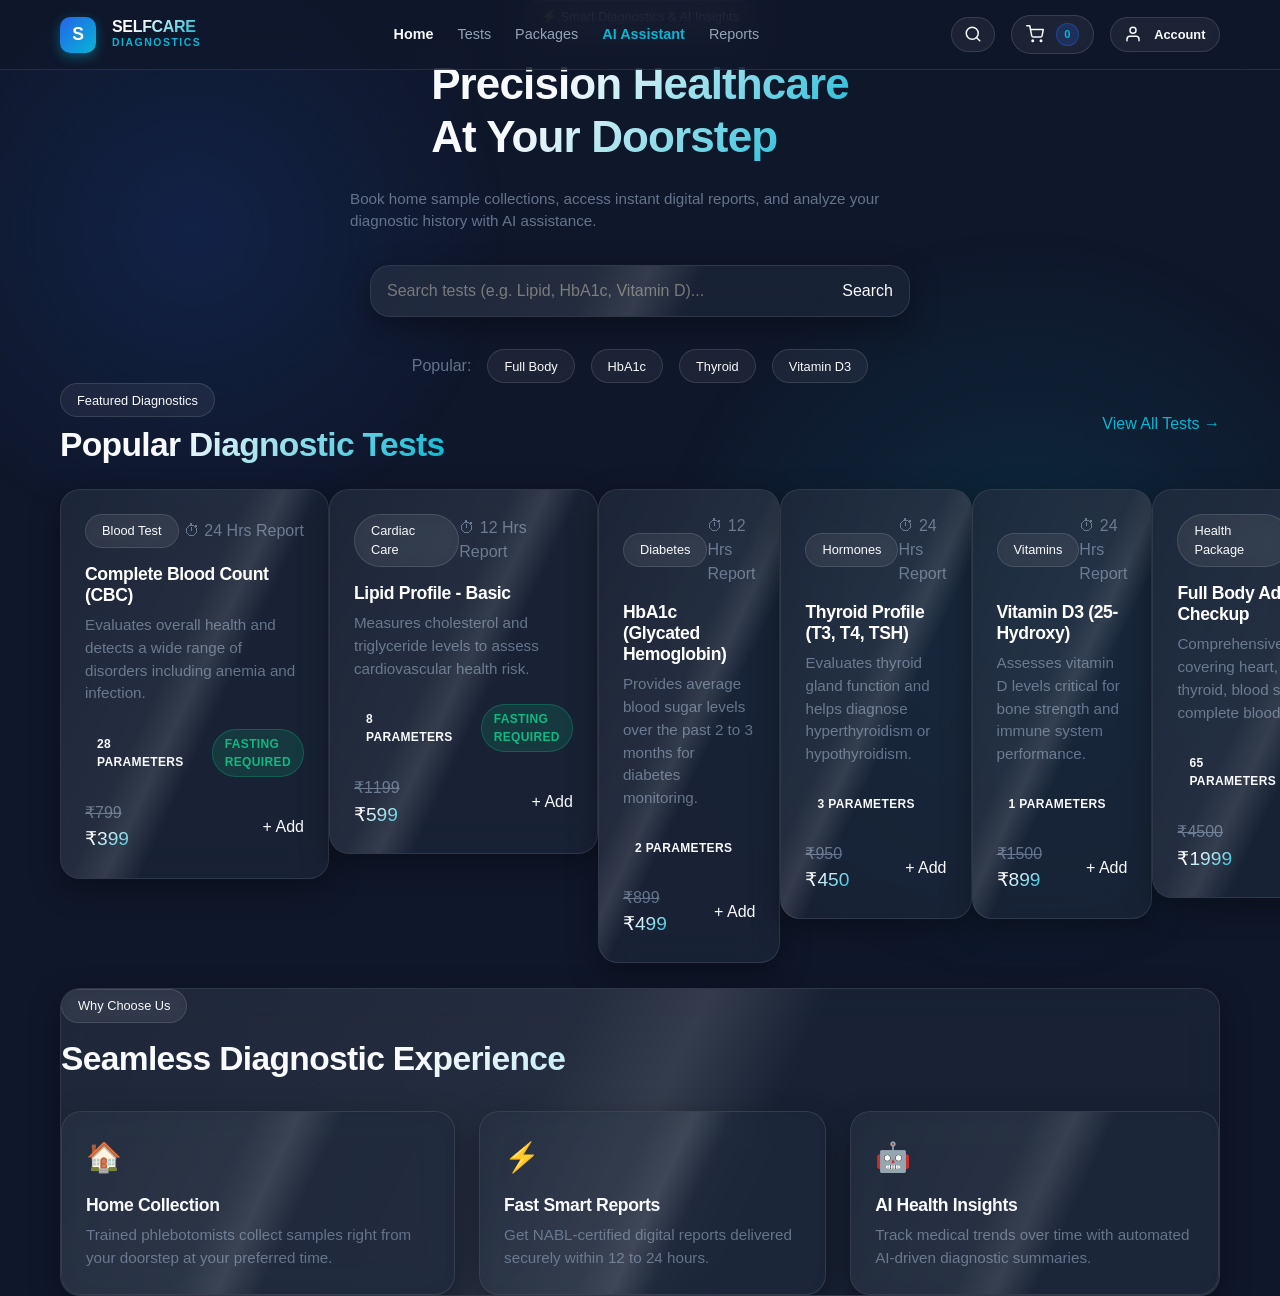
<file: index.html>
<!DOCTYPE html>
<html lang="en">
<head>
  <meta charset="UTF-8">
  <meta name="viewport" content="width=device-width, initial-scale=1.0">
  <title>SELFCARE DIAGNOSTICS - Precision Healthcare & AI Insights</title>
  
  <!-- Core CSS Stack -->
  <link rel="stylesheet" href="assets/css/main.css">
  <link rel="stylesheet" href="assets/css/glassmorphism.css">
  <link rel="stylesheet" href="assets/css/components.css">
</head>
<body>

  <!-- Header Anchor -->
  <div id="headerContainer"></div>

  <!-- Hero Anchor -->
  <div id="heroContainer"></div>

  <!-- Main Content Container -->
  <main class="container py-4">
    
    <!-- Popular Diagnostic Tests Section -->
    <section class="mb-5">
      <div class="d-flex justify-between align-center mb-3 flex-wrap gap-2">
        <div>
          <span class="glass-pill pill-sm text-xs text-accent">Featured Diagnostics</span>
          <h2 class="text-gradient mt-1 mb-0">Popular Diagnostic Tests</h2>
        </div>
        <a href="tests.html" class="btn btn-outline btn-sm">View All Tests →</a>
      </div>

      <!-- Dynamic Test Grid Anchor -->
      <div id="popularTestGrid"></div>
    </section>

    <!-- Platform Value Proposition / Features Section -->
    <section class="mb-5">
      <div class="glass-card p-4">
        <div class="text-center mb-4">
          <span class="glass-pill text-xs mb-2">Why Choose Us</span>
          <h2 class="text-gradient">Seamless Diagnostic Experience</h2>
        </div>

        <div class="row d-flex flex-wrap gap-3 justify-center">
          <div class="col-12 col-md-3 glass-card p-3 text-center">
            <div class="text-accent font-bold mb-2" style="font-size: 1.8rem;">🏠</div>
            <h4 class="text-white mb-1">Home Collection</h4>
            <p class="text-muted text-xs mb-0">Trained phlebotomists collect samples right from your doorstep at your preferred time.</p>
          </div>

          <div class="col-12 col-md-3 glass-card p-3 text-center">
            <div class="text-accent font-bold mb-2" style="font-size: 1.8rem;">⚡</div>
            <h4 class="text-white mb-1">Fast Smart Reports</h4>
            <p class="text-muted text-xs mb-0">Get NABL-certified digital reports delivered securely within 12 to 24 hours.</p>
          </div>

          <div class="col-12 col-md-3 glass-card p-3 text-center">
            <div class="text-accent font-bold mb-2" style="font-size: 1.8rem;">🤖</div>
            <h4 class="text-white mb-1">AI Health Insights</h4>
            <p class="text-muted text-xs mb-0">Track medical trends over time with automated AI-driven diagnostic summaries.</p>
          </div>
        </div>
      </div>
    </section>

  </main>

  <!-- Footer Anchor -->
  <div id="footerContainer"></div>

  <!-- Core Scripts Stack -->
  <script src="assets/js/config.js"></script>
  <script src="assets/js/api.js"></script>
  <script src="assets/js/auth.js"></script>
  <script src="assets/js/tests-data.js"></script>
  <script src="assets/js/test-renderer.js"></script>
  <script src="assets/js/search-filter.js"></script>
  <script src="assets/js/cart.js"></script>
  <script src="assets/js/pwa.js"></script>

  <script>
    document.addEventListener('DOMContentLoaded', async () => {
      // 1. Fetch & Inject App Shell Components
      async function loadShellComponent(url, containerId) {
        try {
          const res = await fetch(url);
          if (res.ok) {
            const el = document.getElementById(containerId);
            if (el) el.innerHTML = await res.text();
          }
        } catch (e) {
          console.warn('Failed to load shell component:', url, e);
        }
      }

      await loadShellComponent('components/header.html', 'headerContainer');
      await loadShellComponent('components/hero.html', 'heroContainer');
      await loadShellComponent('components/footer.html', 'footerContainer');

      // 2. Initial Cart Badge Sync
      function syncCartBadge() {
        if (window.cartService && typeof window.cartService.getItemCount === 'function') {
          const badge = document.getElementById('headerCartBadge');
          if (badge) badge.textContent = window.cartService.getItemCount();
        }
      }
      syncCartBadge();

      // 3. Render Initial Featured Test Grid
      if (window.TestRenderer && window.TESTS_DATA) {
        window.TestRenderer.renderGrid('popularTestGrid', window.TESTS_DATA);
      }

      // 4. Initialize Real-Time Search & Quick Filter Pills
      if (window.SearchFilter) {
        window.SearchFilter.init('popularTestGrid');
      }

      // 5. Listen for Global Cart Updates
      window.addEventListener('sc_cart_updated', syncCartBadge);
    });
  </script>
</body>
</html>
</file>
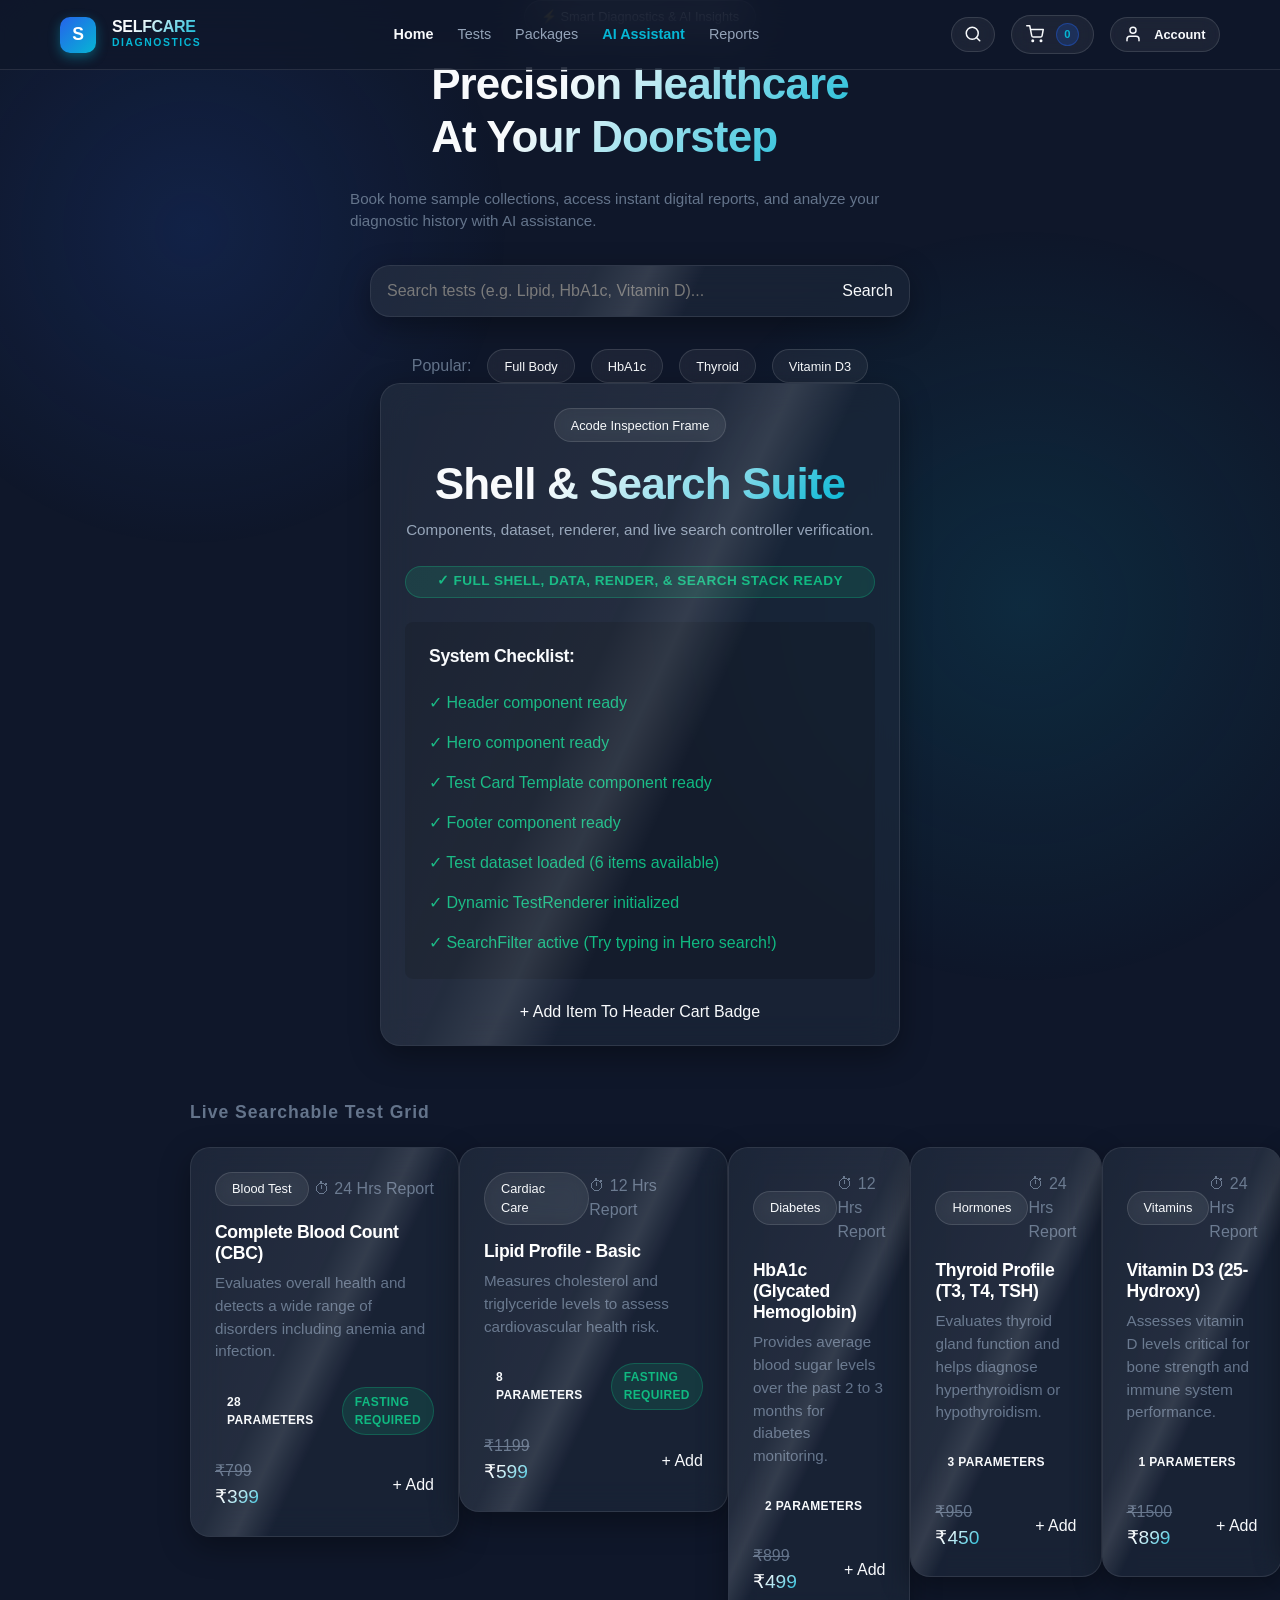
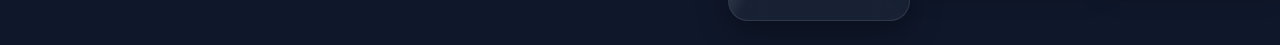
<file: verify.html>
<!DOCTYPE html>
<html lang="en">
<head>
  <meta charset="UTF-8">
  <meta name="viewport" content="width=device-width, initial-scale=1.0">
  <title>System Verification - SELFCARE DIAGNOSTICS</title>
  
  <!-- Core CSS Stack -->
  <link rel="stylesheet" href="assets/css/main.css">
  <link rel="stylesheet" href="assets/css/glassmorphism.css">
  <link rel="stylesheet" href="assets/css/components.css">
</head>
<body>

  <!-- Header Target Injection Anchor -->
  <div id="headerContainer"></div>

  <!-- Hero Target Injection Anchor -->
  <div id="heroContainer"></div>

  <!-- Main Verification Workspace -->
  <main class="container d-flex flex-column align-center justify-center py-4">
    
    <div class="glass-card p-3 w-100 mb-4" style="max-width: 520px;">
      
      <div class="d-flex flex-column align-center text-center mb-3">
        <span class="glass-pill mb-2">Acode Inspection Frame</span>
        <h1 class="text-gradient">Shell & Search Suite</h1>
        <p class="mt-1">Components, dataset, renderer, and live search controller verification.</p>
      </div>

      <!-- Global Status Banner -->
      <div id="statusBanner" class="badge badge-info w-100 justify-center p-2 mb-3" style="font-size: 0.85rem;">
        ⌛ INITIALIZING VERIFICATION...
      </div>

      <!-- Component Checklist -->
      <div class="d-flex flex-column gap-2 p-3 mb-3" style="background: rgba(0,0,0,0.15); border-radius: 8px;">
        <h4 class="mb-1 text-accent">System Checklist:</h4>
        <div id="chkHeader" class="small text-secondary">⏳ Header (components/header.html)</div>
        <div id="chkHero" class="small text-secondary">⏳ Hero (components/hero.html)</div>
        <div id="chkCard" class="small text-secondary">⏳ Test Card Template (components/test-card.html)</div>
        <div id="chkFooter" class="small text-secondary">⏳ Footer (components/footer.html)</div>
        <div id="chkData" class="small text-secondary">⏳ Test Data (assets/js/tests-data.js)</div>
        <div id="chkRenderer" class="small text-secondary">⏳ Test Renderer (assets/js/test-renderer.js)</div>
        <div id="chkSearch" class="small text-secondary">⏳ Search Controller (assets/js/search-filter.js)</div>
      </div>

      <!-- Test Actions -->
      <div class="d-flex flex-column gap-2">
        <button class="btn btn-primary btn-full" id="simCartAddBtn">+ Add Item To Header Cart Badge</button>
      </div>

    </div>

    <!-- Live Dynamic Grid Preview Container -->
    <div class="w-100 mt-3" style="max-width: 900px;">
      <h4 class="text-muted mb-3 text-center text-xs text-uppercase" style="letter-spacing: 1px;">Live Searchable Test Grid</h4>
      <div id="dynamicTestGrid"></div>
    </div>

  </main>

  <!-- Footer Target Injection Anchor -->
  <div id="footerContainer"></div>

  <!-- Core Scripts Stack -->
  <script src="assets/js/config.js"></script>
  <script src="assets/js/api.js"></script>
  <script src="assets/js/auth.js"></script>
  <script src="assets/js/tests-data.js"></script>
  <script src="assets/js/test-renderer.js"></script>
  <script src="assets/js/search-filter.js"></script>
  <script src="assets/js/cart.js"></script>
  <script src="assets/js/pwa.js"></script>

  <script>
    document.addEventListener('DOMContentLoaded', async () => {
      const headerContainer = document.getElementById('headerContainer');
      const heroContainer = document.getElementById('heroContainer');
      const footerContainer = document.getElementById('footerContainer');
      
      const banner = document.getElementById('statusBanner');
      const simCartAddBtn = document.getElementById('simCartAddBtn');
      
      const chkHeader = document.getElementById('chkHeader');
      const chkHero = document.getElementById('chkHero');
      const chkCard = document.getElementById('chkCard');
      const chkFooter = document.getElementById('chkFooter');
      const chkData = document.getElementById('chkData');
      const chkRenderer = document.getElementById('chkRenderer');
      const chkSearch = document.getElementById('chkSearch');

      let headerLoaded = false;
      let heroLoaded = false;
      let cardLoaded = false;
      let footerLoaded = false;
      let dataLoaded = false;
      let rendererLoaded = false;
      let searchLoaded = false;

      // 1. Check Dataset
      if (window.TESTS_DATA && Array.isArray(window.TESTS_DATA) && window.TESTS_DATA.length > 0) {
        dataLoaded = true;
        chkData.textContent = `✓ Test dataset loaded (${window.TESTS_DATA.length} items available)`;
        chkData.className = 'small text-success';
      } else {
        chkData.textContent = '⚠ Test dataset missing (assets/js/tests-data.js)';
        chkData.className = 'small text-warning';
      }

      // 2. Check Renderer
      if (window.TestRenderer && typeof window.TestRenderer.renderGrid === 'function') {
        rendererLoaded = true;
        chkRenderer.textContent = '✓ Dynamic TestRenderer initialized';
        chkRenderer.className = 'small text-success';

        if (dataLoaded) {
          window.TestRenderer.renderGrid('dynamicTestGrid', window.TESTS_DATA);
        }
      } else {
        chkRenderer.textContent = '⚠ TestRenderer missing (assets/js/test-renderer.js)';
        chkRenderer.className = 'small text-warning';
      }

      // 3. Component Loader
      async function loadComponent(url, container, chkElement, name) {
        try {
          const res = await fetch(url);
          if (res.ok) {
            if (container) container.innerHTML = await res.text();
            chkElement.textContent = `✓ ${name} component ready`;
            chkElement.className = 'small text-success';
            return true;
          } else {
            chkElement.textContent = `⚠ ${name} missing (HTTP ${res.status})`;
            chkElement.className = 'small text-warning';
            return false;
          }
        } catch (err) {
          chkElement.textContent = `⚠ ${name} load fallback active`;
          chkElement.className = 'small text-warning';
          return false;
        }
      }

      headerLoaded = await loadComponent('components/header.html', headerContainer, chkHeader, 'Header');
      if (headerLoaded) updateHeaderCartBadge();

      heroLoaded = await loadComponent('components/hero.html', heroContainer, chkHero, 'Hero');
      cardLoaded = await loadComponent('components/test-card.html', null, chkCard, 'Test Card Template');
      footerLoaded = await loadComponent('components/footer.html', footerContainer, chkFooter, 'Footer');

      // 4. Check & Initialize Search Controller
      if (window.SearchFilter && typeof window.SearchFilter.init === 'function') {
        searchLoaded = true;
        window.SearchFilter.init('dynamicTestGrid');
        chkSearch.textContent = '✓ SearchFilter active (Try typing in Hero search!)';
        chkSearch.className = 'small text-success';
      } else {
        chkSearch.textContent = '⚠ SearchFilter missing (assets/js/search-filter.js)';
        chkSearch.className = 'small text-warning';
      }

      // 5. Update Banner
      if (headerLoaded && heroLoaded && cardLoaded && footerLoaded && dataLoaded && rendererLoaded && searchLoaded) {
        banner.className = 'badge badge-success w-100 justify-center p-2 mb-3';
        banner.textContent = '✓ FULL SHELL, DATA, RENDER, & SEARCH STACK READY';
      } else {
        banner.className = 'badge badge-warning w-100 justify-center p-2 mb-3';
        banner.textContent = '⚠ PARTIAL SYSTEM LOAD';
      }

      function updateHeaderCartBadge() {
        const badge = document.getElementById('headerCartBadge');
        if (badge && window.cartService && typeof window.cartService.getItemCount === 'function') {
          badge.textContent = window.cartService.getItemCount();
        }
      }

      simCartAddBtn.addEventListener('click', () => {
        if (window.cartService && typeof window.cartService.addItem === 'function') {
          window.cartService.addItem({
            id: 'VERIFY_TEST_' + Date.now(),
            name: 'Diagnostic Package Test',
            price: 599
          });
        } else {
          alert('Cart Service Error: Make sure assets/js/cart.js is loading correctly.');
        }
      });

      window.addEventListener('sc_cart_updated', updateHeaderCartBadge);
    });
  </script>
</body>
</html>
</file>
<file: assets/css/main.css>
/**
 * SELFCARE DIAGNOSTICS - Core Design System & Main Stylesheet
 * File: assets/css/main.css
 * Production Mode: TRUE
 */

/* ==========================================================================
   1. CSS CUSTOM PROPERTIES (DESIGN SYSTEM TOKENS)
   ========================================================================== */
:root {
  /* Color Palette - Dark Luxury Slate & Vibrant Accents */
  --bg-dark: #0F172A;
  --bg-darker: #0B1120;
  --bg-card: rgba(30, 41, 59, 0.7);
  --bg-card-hover: rgba(30, 41, 59, 0.9);
  --bg-glass: rgba(15, 23, 42, 0.65);
  --bg-input: rgba(15, 23, 42, 0.8);

  /* Primary Brand Accents */
  --accent-blue: #2563EB;
  --accent-blue-light: #60A5FA;
  --accent-cyan: #06B6D4;
  --accent-teal: #14B8A6;
  --accent-gold: #F59E0B;

  /* Text Colors */
  --text-primary: #F8FAFC;
  --text-secondary: #94A3B8;
  --text-muted: #64748B;
  --text-inverse: #0F172A;

  /* State Indicators */
  --color-success: #10B981;
  --color-warning: #F59E0B;
  --color-danger: #EF4444;
  --color-info: #3B82F6;

  /* Glassmorphism & Borders */
  --border-glass: rgba(255, 255, 255, 0.1);
  --border-glass-light: rgba(255, 255, 255, 0.18);
  --border-accent: rgba(37, 99, 235, 0.4);

  /* Typography */
  --font-family-sans: -apple-system, BlinkMacSystemFont, "SF Pro Display", "SF Pro Text", "Segoe UI", Roboto, Helvetica, Arial, sans-serif;
  --font-family-mono: "SF Mono", "Fira Code", "Courier New", monospace;

  /* Box Shadows & Glows */
  --shadow-sm: 0 4px 6px -1px rgba(0, 0, 0, 0.2);
  --shadow-md: 0 10px 15px -3px rgba(0, 0, 0, 0.3);
  --shadow-lg: 0 20px 25px -5px rgba(0, 0, 0, 0.4);
  --shadow-glow: 0 0 20px rgba(37, 99, 235, 0.3);
  --shadow-glow-cyan: 0 0 20px rgba(6, 182, 212, 0.3);

  /* Borders & Radius */
  --radius-sm: 8px;
  --radius-md: 14px;
  --radius-lg: 20px;
  --radius-xl: 28px;
  --radius-full: 9999px;

  /* Transitions & Timing */
  --transition-fast: 0.15s cubic-bezier(0.4, 0, 0.2, 1);
  --transition-normal: 0.3s cubic-bezier(0.4, 0, 0.2, 1);
  --transition-smooth: 0.5s cubic-bezier(0.16, 1, 0.3, 1);

  /* Layout Spacing */
  --container-max-width: 1200px;
  --nav-height: 70px;
}

/* ==========================================================================
   2. MODERN CSS RESET & BASE STYLES
   ========================================================================== */
*, *::before, *::after {
  box-sizing: border-box;
  margin: 0;
  padding: 0;
  -webkit-tap-highlight-color: transparent;
}

html {
  font-size: 16px;
  scroll-behavior: smooth;
  height: 100%;
}

body {
  background-color: var(--bg-dark);
  color: var(--text-primary);
  font-family: var(--font-family-sans);
  line-height: 1.5;
  -webkit-font-smoothing: antialiased;
  -moz-osx-font-smoothing: grayscale;
  min-height: 100vh;
  overflow-x: hidden;
  position: relative;
}

/* Luxury Background Ambient Glows */
body::before {
  content: '';
  position: fixed;
  top: -10%;
  left: -10%;
  width: 50vw;
  height: 50vw;
  background: radial-gradient(circle, rgba(37, 99, 235, 0.15) 0%, rgba(15, 23, 42, 0) 70%);
  z-index: -2;
  pointer-events: none;
}

body::after {
  content: '';
  position: fixed;
  bottom: -10%;
  right: -10%;
  width: 60vw;
  height: 60vw;
  background: radial-gradient(circle, rgba(6, 182, 212, 0.12) 0%, rgba(15, 23, 42, 0) 70%);
  z-index: -1;
  pointer-events: none;
}

/* Anchor & Typography Formatting */
a {
  color: var(--accent-cyan);
  text-decoration: none;
  transition: color var(--transition-fast);
}

a:hover {
  color: var(--accent-blue-light);
}

img, svg {
  display: block;
  max-width: 100%;
  height: auto;
}

button, input, select, textarea {
  font-family: inherit;
  font-size: inherit;
  color: inherit;
  border: none;
  outline: none;
  background: none;
}

button {
  cursor: pointer;
}

/* ==========================================================================
   3. TYPOGRAPHY SYSTEM
   ========================================================================== */
h1, h2, h3, h4, h5, h6 {
  font-weight: 700;
  line-height: 1.2;
  color: var(--text-primary);
  letter-spacing: -0.02em;
}

h1 { font-size: clamp(1.75rem, 4vw, 2.75rem); }
h2 { font-size: clamp(1.4rem, 3vw, 2.1rem); }
h3 { font-size: clamp(1.15rem, 2.2vw, 1.5rem); }
h4 { font-size: 1.1rem; }
h5 { font-size: 0.95rem; }
h6 { font-size: 0.85rem; text-transform: uppercase; letter-spacing: 0.05em; }

p {
  color: var(--text-secondary);
  font-size: 0.95rem;
}

.text-gradient {
  background: linear-gradient(135deg, var(--text-primary) 30%, var(--accent-cyan) 100%);
  -webkit-background-clip: text;
  -webkit-text-fill-color: transparent;
}

.text-gradient-blue {
  background: linear-gradient(135deg, var(--accent-blue-light) 0%, var(--accent-cyan) 100%);
  -webkit-background-clip: text;
  -webkit-text-fill-color: transparent;
}

.text-muted { color: var(--text-muted); }
.text-cyan { color: var(--accent-cyan); }
.text-blue { color: var(--accent-blue-light); }
.text-success { color: var(--color-success); }
.text-warning { color: var(--color-warning); }
.text-danger { color: var(--color-danger); }

/* ==========================================================================
   4. LAYOUT & CONTAINERS
   ========================================================================== */
.container {
  width: 100%;
  max-width: var(--container-max-width);
  margin-left: auto;
  margin-right: auto;
  padding-left: 1.25rem;
  padding-right: 1.25rem;
}

.main-content {
  padding-top: calc(var(--nav-height) + 1.5rem);
  padding-bottom: 5rem;
  min-height: 100vh;
}

/* Dynamic Grid System */
.grid {
  display: grid;
  gap: 1.25rem;
}

.grid-1 { grid-template-columns: 1fr; }
.grid-2 { grid-template-columns: repeat(2, 1fr); }
.grid-3 { grid-template-columns: repeat(3, 1fr); }
.grid-4 { grid-template-columns: repeat(4, 1fr); }

@media (max-width: 992px) {
  .grid-4 { grid-template-columns: repeat(2, 1fr); }
  .grid-3 { grid-template-columns: repeat(2, 1fr); }
}

@media (max-width: 640px) {
  .grid-4, .grid-3, .grid-2 {
    grid-template-columns: 1fr;
  }
}

/* Flexbox Utilities */
.d-flex { display: flex; }
.flex-column { flex-direction: column; }
.align-center { align-items: center; }
.justify-between { justify-content: space-between; }
.justify-center { justify-content: center; }
.gap-1 { gap: 0.5rem; }
.gap-2 { gap: 1rem; }
.gap-3 { gap: 1.5rem; }

/* Spacing Utilities */
.mt-1 { margin-top: 0.5rem; }
.mt-2 { margin-top: 1rem; }
.mt-3 { margin-top: 1.5rem; }
.mt-4 { margin-top: 2rem; }

.mb-1 { margin-bottom: 0.5rem; }
.mb-2 { margin-bottom: 1rem; }
.mb-3 { margin-bottom: 1.5rem; }
.mb-4 { margin-bottom: 2rem; }

.p-2 { padding: 1rem; }
.p-3 { padding: 1.5rem; }
.w-100 { width: 100%; }

/* Badge Element */
.badge {
  display: inline-flex;
  align-items: center;
  padding: 0.3rem 0.75rem;
  border-radius: var(--radius-full);
  font-size: 0.75rem;
  font-weight: 600;
  letter-spacing: 0.03em;
  text-transform: uppercase;
}

.badge-blue {
  background: rgba(37, 99, 235, 0.2);
  border: 1px solid var(--border-accent);
  color: var(--accent-cyan);
}

.badge-success {
  background: rgba(16, 185, 129, 0.15);
  border: 1px solid rgba(16, 185, 129, 0.3);
  color: var(--color-success);
}

.badge-warning {
  background: rgba(245, 158, 11, 0.15);
  border: 1px solid rgba(245, 158, 11, 0.3);
  color: var(--color-warning);
}

/* Hide Utility */
.hidden {
  display: none !important;
}
</file>
<file: assets/css/glassmorphism.css>
/**
 * SELFCARE DIAGNOSTICS - Apple & Samsung Health Inspired Glassmorphism Engine
 * File: assets/css/glassmorphism.css
 * Production Mode: TRUE
 */

/* ==========================================================================
   1. CORE GLASS CONTAINERS & CARDS
   ========================================================================== */

/* Standard Frosted Glass Surface */
.glass-card {
  background: rgba(30, 41, 59, 0.65);
  backdrop-filter: blur(16px);
  -webkit-backdrop-filter: blur(16px);
  border: 1px solid var(--border-glass, rgba(255, 255, 255, 0.1));
  border-radius: var(--radius-lg, 20px);
  box-shadow: 0 10px 30px rgba(0, 0, 0, 0.35);
  position: relative;
  overflow: hidden;
  transition: transform var(--transition-normal, 0.3s ease), 
              border-color var(--transition-normal, 0.3s ease), 
              box-shadow var(--transition-normal, 0.3s ease);
}

/* Glass Card Specular Reflection Highlight */
.glass-card::before {
  content: '';
  position: absolute;
  top: 0;
  left: -50%;
  width: 200%;
  height: 100%;
  background: linear-gradient(
    115deg,
    transparent 0%,
    rgba(255, 255, 255, 0.05) 45%,
    rgba(255, 255, 255, 0.12) 50%,
    transparent 55%
  );
  pointer-events: none;
  transition: opacity 0.5s ease;
}

/* Interactive Hover Elevation */
.glass-card-hover:hover {
  transform: translateY(-4px) scale(1.01);
  border-color: var(--border-glass-light, rgba(255, 255, 255, 0.22));
  box-shadow: 0 20px 40px rgba(0, 0, 0, 0.45), var(--shadow-glow, 0 0 20px rgba(37, 99, 235, 0.3));
}

/* Vibrant Accent Border Glass (Selected / Featured state) */
.glass-card-accent {
  background: linear-gradient(135deg, rgba(30, 41, 59, 0.75) 0%, rgba(15, 23, 42, 0.85) 100%);
  border: 1px solid var(--border-accent, rgba(37, 99, 235, 0.4));
  box-shadow: var(--shadow-glow, 0 0 25px rgba(37, 99, 235, 0.25));
}

/* Cyan Glowing Accent Glass */
.glass-card-cyan {
  background: linear-gradient(135deg, rgba(30, 41, 59, 0.75) 0%, rgba(6, 182, 212, 0.1) 100%);
  border: 1px solid rgba(6, 182, 212, 0.35);
  box-shadow: var(--shadow-glow-cyan, 0 0 25px rgba(6, 182, 212, 0.25));
}

/* ==========================================================================
   2. 3D EVEVATED CARD SURFACES
   ========================================================================== */

.glass-3d-wrapper {
  perspective: 1000px;
}

.glass-3d-card {
  transform-style: preserve-3d;
  transition: transform 0.4s cubic-bezier(0.16, 1, 0.3, 1), box-shadow 0.4s ease;
}

.glass-3d-card:hover {
  transform: rotateX(4deg) rotateY(-4deg) translateZ(10px);
}

.glass-3d-layer {
  transform: translateZ(25px);
}

/* ==========================================================================
   3. FROSTED GLASS NAVIGATION & HEADERS
   ========================================================================== */

.glass-header {
  position: fixed;
  top: 0;
  left: 0;
  width: 100%;
  height: var(--nav-height, 70px);
  background: rgba(15, 23, 42, 0.75);
  backdrop-filter: blur(20px);
  -webkit-backdrop-filter: blur(20px);
  border-bottom: 1px solid var(--border-glass, rgba(255, 255, 255, 0.1));
  z-index: 1000;
  transition: background 0.3s ease, border-color 0.3s ease;
}

.glass-bottom-nav {
  position: fixed;
  bottom: 0;
  left: 0;
  width: 100%;
  height: 65px;
  background: rgba(15, 23, 42, 0.85);
  backdrop-filter: blur(20px);
  -webkit-backdrop-filter: blur(20px);
  border-top: 1px solid var(--border-glass, rgba(255, 255, 255, 0.1));
  z-index: 1000;
  display: flex;
  align-items: center;
  justify-content: space-around;
}

/* ==========================================================================
   4. GLASS MODALS & FLOATING OVERLAYS
   ========================================================================== */

.glass-modal-overlay {
  position: fixed;
  top: 0;
  left: 0;
  width: 100vw;
  height: 100vh;
  background: rgba(11, 17, 32, 0.75);
  backdrop-filter: blur(12px);
  -webkit-backdrop-filter: blur(12px);
  z-index: 2000;
  display: flex;
  align-items: center;
  justify-content: center;
  padding: 1.25rem;
  opacity: 0;
  visibility: hidden;
  transition: opacity 0.3s ease, visibility 0.3s ease;
}

.glass-modal-overlay.active {
  opacity: 1;
  visibility: visible;
}

.glass-modal-content {
  width: 100%;
  max-width: 520px;
  background: rgba(30, 41, 59, 0.85);
  backdrop-filter: blur(24px);
  -webkit-backdrop-filter: blur(24px);
  border: 1px solid var(--border-glass-light, rgba(255, 255, 255, 0.18));
  border-radius: var(--radius-xl, 28px);
  padding: 1.75rem;
  box-shadow: 0 25px 50px -12px rgba(0, 0, 0, 0.6);
  transform: scale(0.92) translateY(20px);
  transition: transform 0.35s cubic-bezier(0.16, 1, 0.3, 1);
}

.glass-modal-overlay.active .glass-modal-content {
  transform: scale(1) translateY(0);
}

/* ==========================================================================
   5. GLASS PILLS & INPUT CONTROLS
   ========================================================================== */

.glass-pill {
  background: rgba(255, 255, 255, 0.06);
  backdrop-filter: blur(10px);
  -webkit-backdrop-filter: blur(10px);
  border: 1px solid rgba(255, 255, 255, 0.12);
  border-radius: var(--radius-full, 9999px);
  padding: 0.4rem 1rem;
  font-size: 0.8rem;
  color: var(--text-primary, #F8FAFC);
  display: inline-flex;
  align-items: center;
  gap: 0.5rem;
}

.glass-input {
  width: 100%;
  background: rgba(15, 23, 42, 0.7);
  backdrop-filter: blur(10px);
  -webkit-backdrop-filter: blur(10px);
  border: 1px solid var(--border-glass, rgba(255, 255, 255, 0.12));
  border-radius: var(--radius-md, 14px);
  padding: 0.85rem 1.15rem;
  color: var(--text-primary, #F8FAFC);
  font-size: 0.95rem;
  transition: border-color 0.25s ease, box-shadow 0.25s ease;
}

.glass-input:focus {
  border-color: var(--accent-cyan, #06B6D4);
  box-shadow: 0 0 15px rgba(6, 182, 212, 0.25);
}
</file>
<file: assets/css/components.css>

</file>
